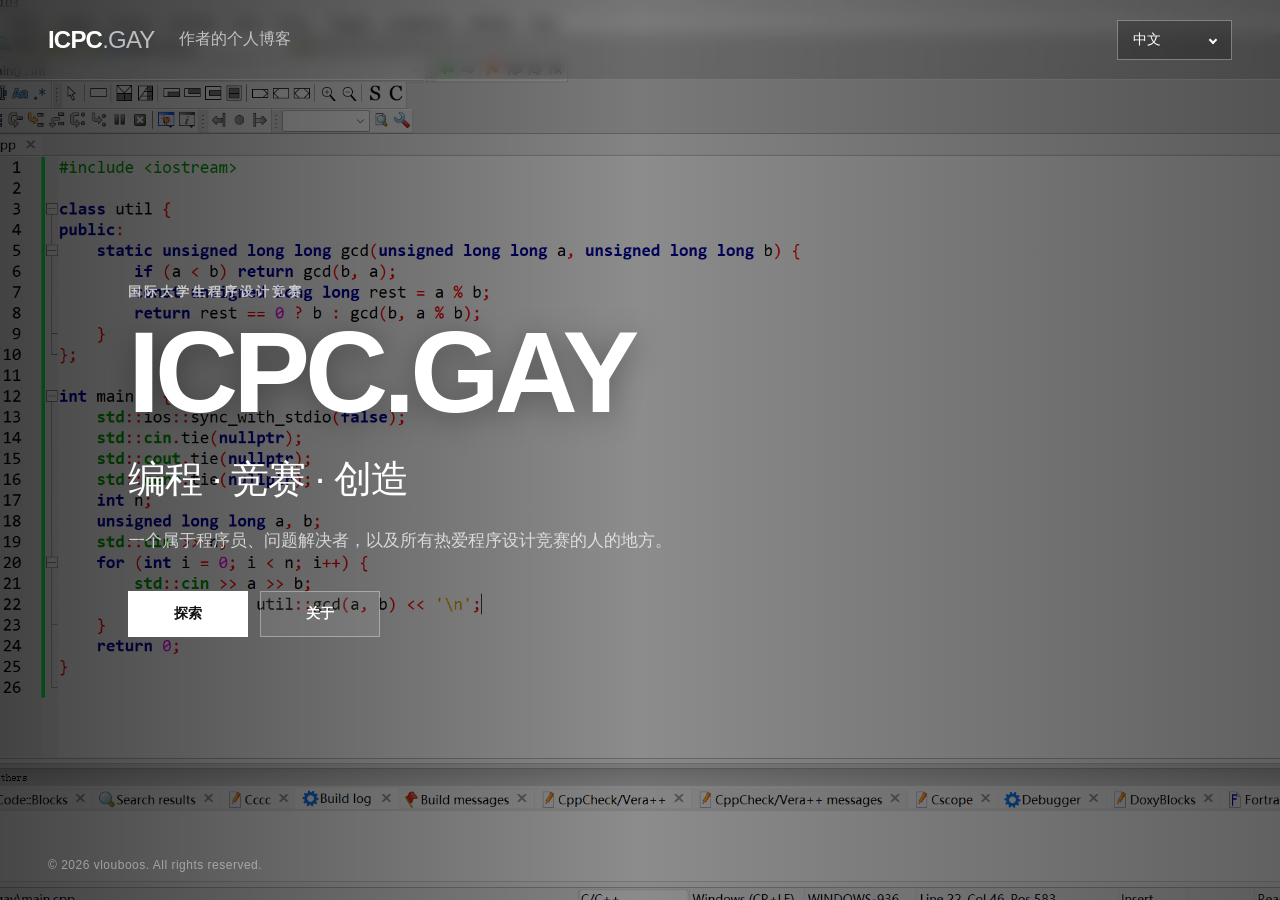
<file: index.html>
<!DOCTYPE html>
<html lang="zh">
<head>
    <meta charset="UTF-8">
    <meta name="viewport" content="width=device-width, initial-scale=1.0">

    <title>ICPC.GAY</title>

    <link rel="icon" type="image/png" href="/favicon.png">
    <link rel="stylesheet" href="style.css">
</head>

<body>
<header class="navbar">
    <div class="nav-left">
        <a href="/" class="logo">
            ICPC<span>.GAY</span>
        </a>
        <a href="https://blog.icpc.gay/" target="_blank" rel="noopener noreferrer" class="nav-link" data-i18n="blog"></a>
    </div>

    <div class="nav-right">
        <button class="language-button" id="languageButton">
            <span id="languageText"></span>
            <span class="arrow"></span>
        </button>

        <div class="language-menu" id="languageMenu">
            <button data-language="zh">中文</button>
            <button data-language="en">English</button>
        </div>
    </div>
</header>

<main class="hero">
    <div class="hero-content">
        <p class="eyebrow" data-i18n="eyebrow"></p>

        <h1 data-i18n="title"></h1>

        <p class="subtitle" data-i18n="subtitle"></p>

        <p class="description" data-i18n="description"></p>

        <div class="buttons">
            <a href="explore.html" class="button primary" data-i18n="explore"></a>
            <a href="about.html" class="button secondary" data-i18n="about"></a>
        </div>
    </div>
</main>

<footer class="footer">
    <span>&copy; 2026 vlouboos. All rights reserved.</span>
</footer>

<script src="script.js"></script>
</body>
</html>
</file>
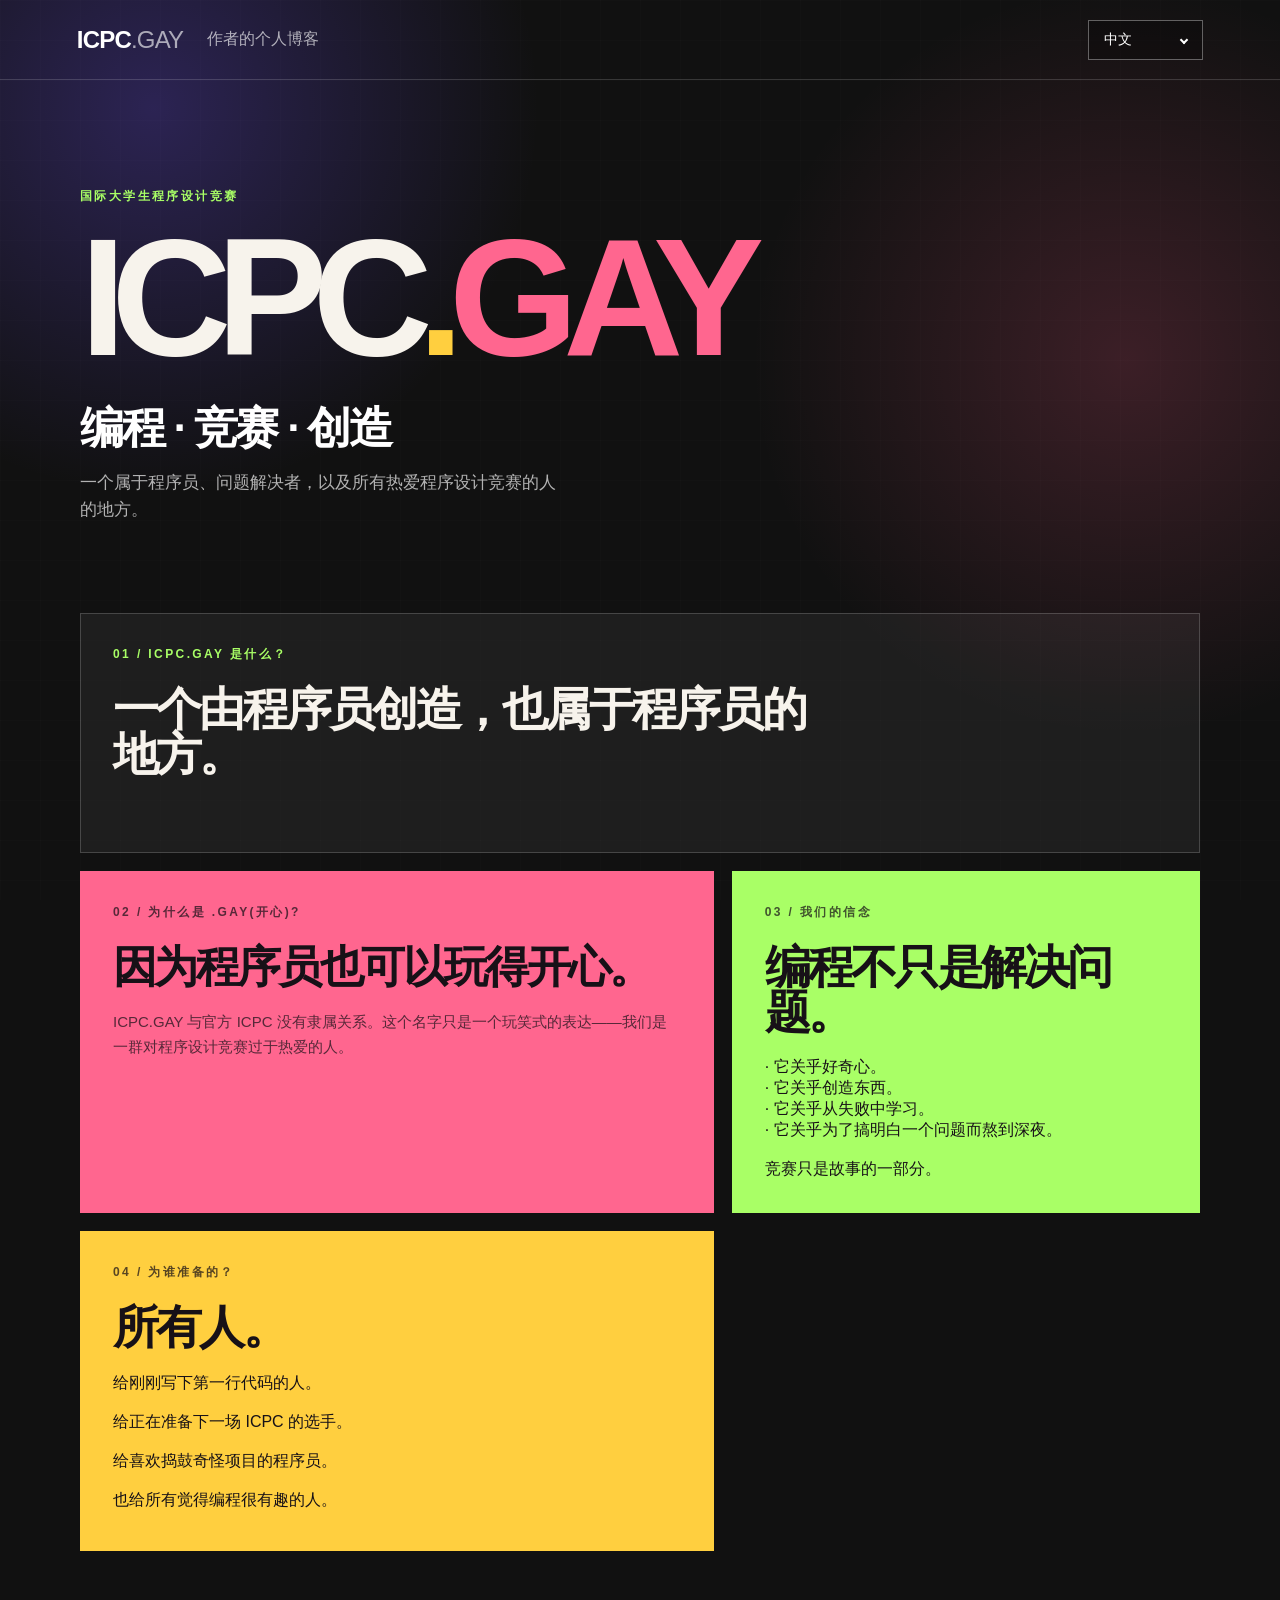
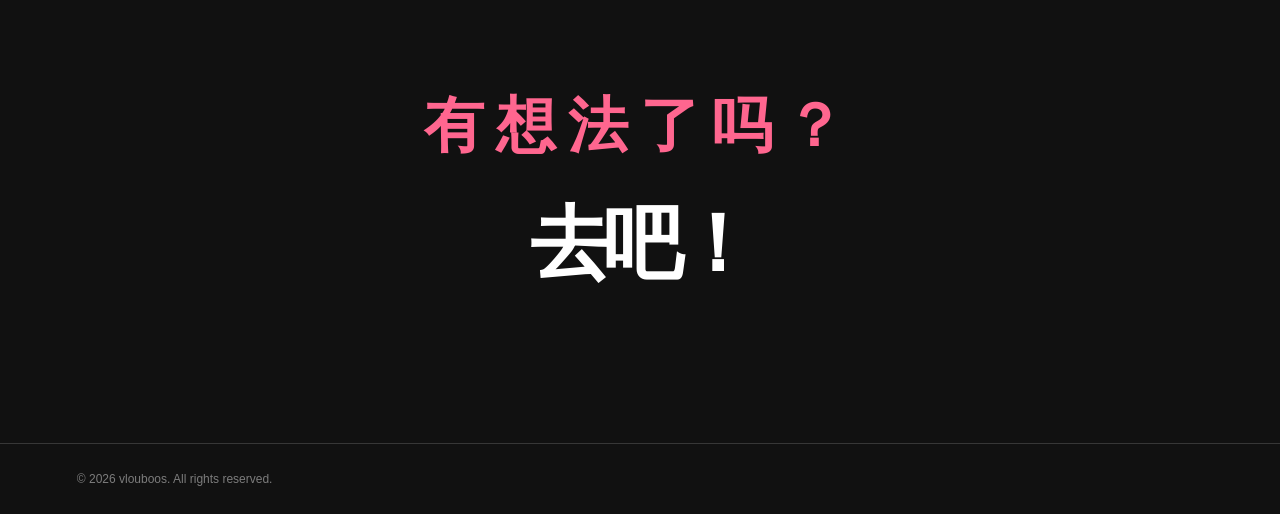
<file: about.html>
<!DOCTYPE html>
<html lang="en">
<head>
    <meta charset="UTF-8">
    <meta name="viewport" content="width=device-width, initial-scale=1.0">
    <meta name="description"
          content="Learn more about ICPC.GAY, an independent community for programmers and problem solvers.">
    <title>About ICPC.GAY</title>
    <link rel="icon" type="image/png" href="/favicon.png">
    <link rel="stylesheet" href="about.css">
</head>
<body>
<header class="about-nav">
    <div class="nav-left">
        <a href="/" class="logo">ICPC<span>.GAY</span></a>
        <a href="https://blog.icpc.gay/" target="_blank" rel="noopener noreferrer" class="nav-link" data-i18n="blog"></a>
    </div>
    <div class="nav-right">
        <button class="language-button" id="languageButton">
            <span id="languageText"></span>
            <span class="arrow"></span>
        </button>

        <div class="language-menu" id="languageMenu">
            <button data-language="zh">中文</button>
            <button data-language="en">English</button>
        </div>
    </div>
</header>

<main>
    <section class="about-hero" aria-labelledby="about-title">
        <p class="eyebrow" data-i18n="eyebrow"></p>
        <h1 id="about-title">ICPC<span>.</span><em>GAY</em></h1>
        <p class="hero-subtitle" data-i18n="subtitle"></p>
        <p class="hero-description" data-i18n="description"></p>
    </section>

    <section class="manifesto" aria-label="About ICPC.GAY">
        <article class="story-card story-card-wide">
            <p class="card-kicker">01 / <span data-i18n="what_gay"></span></p>
            <h2 data-i18n="what_gay_desc"></h2>
        </article>

        <article class="story-card accent-card">
            <p class="card-kicker">02 / <span data-i18n="why_gay"></span></p>
            <h2 data-i18n="fun"></h2>
            <p data-i18n="fun_claim"></p>
        </article>

        <article class="story-card belief-card">
            <p class="card-kicker">03 / <span data-i18n="what_we_believe"></span></p>
            <h2 data-i18n="believe"></h2>
            <div data-i18n="believe_claim"></div>
        </article>

        <article class="story-card for-card">
            <p class="card-kicker">04 / <span data-i18n="who_is_it_for"></span></p>
            <h2 data-i18n="who_for"></h2>
            <div data-i18n="who_for_claim"></div>
        </article>
    </section>

    <section class="build-cta">
        <p class="eyebrow" data-i18n="have_something"></p>
        <a href="explore.html" data-i18n="go_build" style="font-size: 80px;"></a>
    </section>
</main>

<footer class="footer"><span>&copy; 2026 vlouboos. All rights reserved.</span></footer>

<script src="script.js"></script>
</body>
</html>
</file>
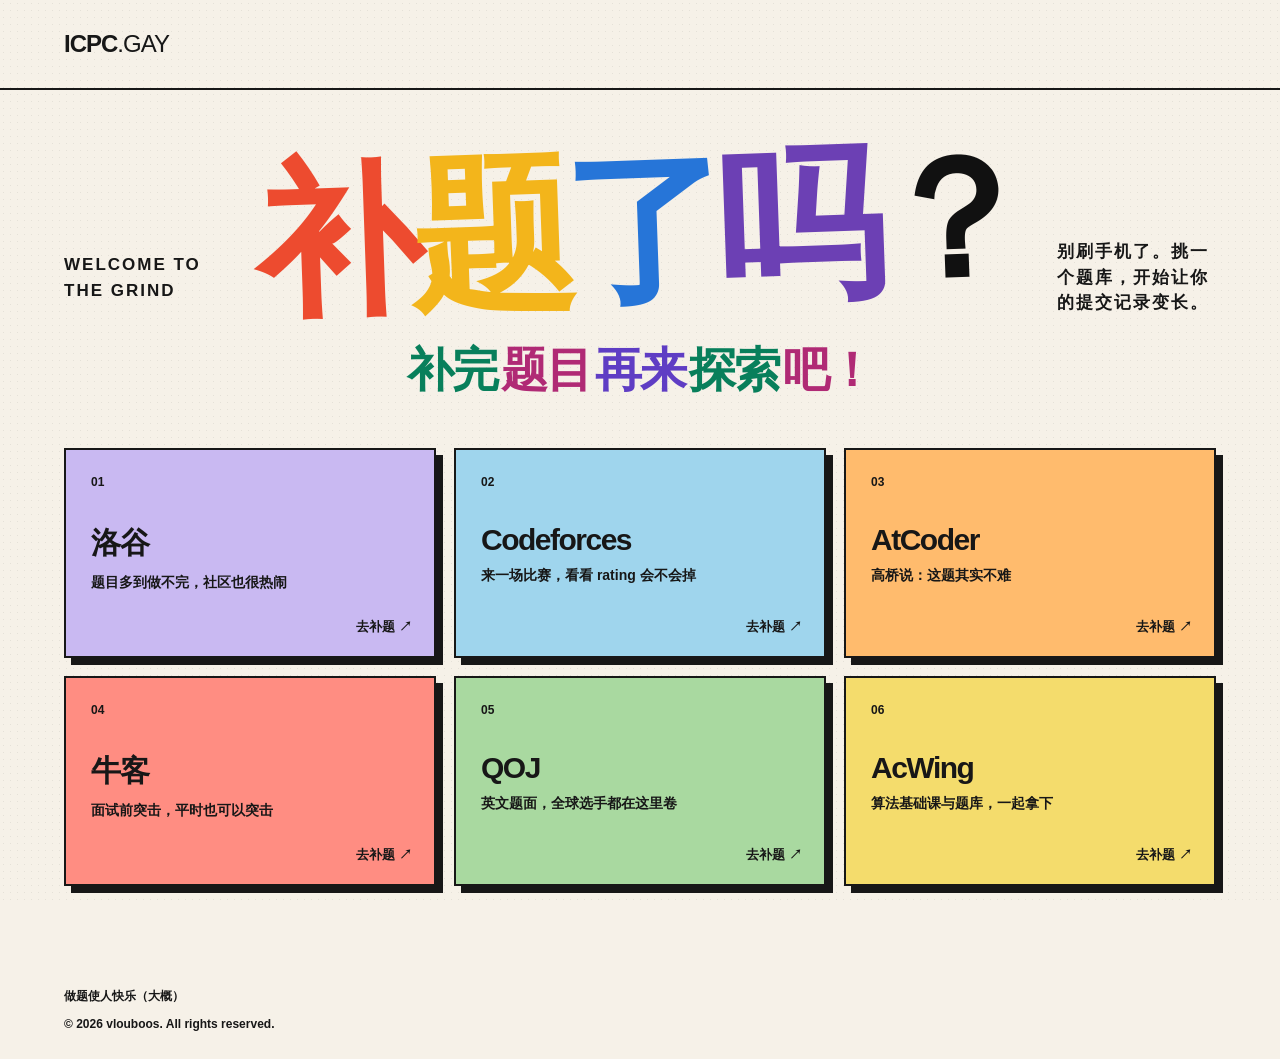
<file: explore.html>
<!DOCTYPE html>
<html lang="zh">
<head>
    <meta charset="UTF-8">
    <meta name="viewport" content="width=device-width, initial-scale=1.0">
    <meta name="description" content="常用的在线算法题库与竞赛平台。">
    <title>探索（题库） · ICPC.GAY</title>
    <link rel="icon" type="image/png" href="/favicon.png">
    <link rel="stylesheet" href="explore.css">
</head>
<body>
    <header class="explore-nav">
        <div class="nav-left">
            <a href="/" class="logo">ICPC<span>.GAY</span></a>
            <a href="https://blog.icpc.gay/" target="_blank" rel="noopener noreferrer" class="nav-link" data-i18n="blog"></a>
        </div>
    </header>

    <main class="explore-main">
        <section class="intro" aria-labelledby="explore-title">
            <p class="eyebrow">WELCOME TO THE GRIND</p>
            <div class="intro-copy">
                <h1 id="explore-title"><span>补</span><span>题</span><span>了</span><span>吗</span><b>？</b></h1>
                <p class="subtitle"><span>补完</span><span>题目</span><span>再来</span><span>探索</span><span>吧！</span></p>
            </div>
            <p class="eyebrow">别刷手机了。挑一个题库，开始让你的提交记录变长。</p>
        </section>

        <section class="site-grid" aria-label="做题网站列表">
            <a class="site-card card-purple" href="https://www.luogu.com.cn/" target="_blank" rel="noopener noreferrer">
                <span class="site-index">01</span><strong>洛谷</strong><small>题目多到做不完，社区也很热闹</small><span class="visit">去补题 ↗</span>
            </a>
            <a class="site-card card-blue" href="https://codeforces.com/" target="_blank" rel="noopener noreferrer">
                <span class="site-index">02</span><strong>Codeforces</strong><small>来一场比赛，看看 rating 会不会掉</small><span class="visit">去补题 ↗</span>
            </a>
            <a class="site-card card-orange" href="https://atcoder.jp/" target="_blank" rel="noopener noreferrer">
                <span class="site-index">03</span><strong>AtCoder</strong><small>高桥说：这题其实不难</small><span class="visit">去补题 ↗</span>
            </a>
            <a class="site-card card-red" href="https://www.nowcoder.com/" target="_blank" rel="noopener noreferrer">
                <span class="site-index">04</span><strong>牛客</strong><small>面试前突击，平时也可以突击</small><span class="visit">去补题 ↗</span>
            </a>
            <a class="site-card card-green" href="https://qoj.ac/" target="_blank" rel="noopener noreferrer">
                <span class="site-index">05</span><strong>QOJ</strong><small>英文题面，全球选手都在这里卷</small><span class="visit">去补题 ↗</span>
            </a>
            <a class="site-card card-yellow" href="https://www.acwing.com/" target="_blank" rel="noopener noreferrer">
                <span class="site-index">06</span><strong>AcWing</strong><small>算法基础课与题库，一起拿下</small><span class="visit">去补题 ↗</span>
            </a>
        </section>
    </main>

    <footer class="footer">
        <p>做题使人快乐（大概）</p>
        <span>&copy; 2026 vlouboos. All rights reserved.</span>
    </footer>
</body>
</html>
</file>
<file: style.css>
/* =========================================================
   Base
   ========================================================= */

* {
    box-sizing: border-box;
}

html,
body {
    width: 100%;
    height: 100%;
    margin: 0;
}

body {
    font-family: -apple-system,
    BlinkMacSystemFont,
    "Segoe UI",
    Roboto,
    Helvetica,
    Arial,
    sans-serif;

    color: #ffffff;
    background: #111111;

    overflow: hidden;
}


/* =========================================================
   Background
   ========================================================= */

body::before {
    content: "";

    position: fixed;
    inset: 0;

    z-index: -3;

    background-image: url("assets/background.png");
    background-position: center;
    background-size: cover;
    background-repeat: no-repeat;

    transform: scale(1.02);
}


/* Dark overlay */

body::after {
    content: "";

    position: fixed;
    inset: 0;

    z-index: -2;

    background: linear-gradient(
            90deg,
            rgba(0, 0, 0, 0.72) 0%,
            rgba(0, 0, 0, 0.45) 50%,
            rgba(0, 0, 0, 0.62) 100%
    );
}


/* =========================================================
   Navigation
   ========================================================= */

.navbar {
    position: fixed;

    top: 0;
    left: 0;
    right: 0;

    height: 80px;

    padding: 0 48px;

    display: flex;
    align-items: center;
    justify-content: space-between;

    z-index: 10;

    border-bottom: 1px solid rgba(255, 255, 255, 0.12);

    background: rgba(0, 0, 0, 0.12);

    backdrop-filter: blur(8px);
    -webkit-backdrop-filter: blur(8px);
}


/* Logo */

.logo {
    color: white;

    text-decoration: none;

    font-size: 24px;
    font-weight: 800;

    letter-spacing: -0.8px;

    transition: opacity 0.2s ease;
}

.logo span {
    font-weight: 400;
    opacity: 0.65;
}

.logo:hover {
    opacity: 0.75;
}


/* Nav left */

.nav-left {
    display: flex;
    align-items: center;
    gap: 24px;
}

.nav-link {
    color: rgba(255, 255, 255, 0.65);

    text-decoration: none;

    font-size: 16px;
    font-weight: 500;

    transition: color 0.2s ease;
}

.nav-link:hover {
    color: white;
}


/* =========================================================
   Language selector
   ========================================================= */

.nav-right {
    position: relative;
}

.language-button {
    border: 1px solid rgba(255, 255, 255, 0.35);

    background: rgba(0, 0, 0, 0.25);

    color: white;

    padding: 10px 15px;

    min-width: 115px;

    font-size: 14px;

    cursor: pointer;

    display: flex;
    align-items: center;
    justify-content: space-between;
    gap: 12px;

    transition: background 0.2s ease,
    border-color 0.2s ease;
}

.language-button:hover {
    background: rgba(255, 255, 255, 0.12);

    border-color: rgba(255, 255, 255, 0.65);
}

.arrow {
    width: 6px;
    height: 6px;

    border-right: 2px solid currentColor;
    border-bottom: 2px solid currentColor;

    transform: rotate(45deg);
    transform-origin: center;

    transition: transform 0.2s ease;
}

.language-button.open .arrow {
    transform: rotate(225deg);
}


/* Dropdown */

.language-menu {
    position: absolute;

    top: calc(100% + 8px);
    right: 0;

    width: 115px;

    padding: 5px;

    background: rgba(25, 25, 25, 0.95);

    border: 1px solid rgba(255, 255, 255, 0.2);

    box-shadow: 0 12px 30px rgba(0, 0, 0, 0.35);

    opacity: 0;
    visibility: hidden;

    transform: translateY(-5px);

    transition: opacity 0.2s ease,
    transform 0.2s ease,
    visibility 0.2s ease;
}

.language-menu.open {
    opacity: 1;
    visibility: visible;

    transform: translateY(0);
}

.language-menu button {
    width: 100%;

    border: 0;

    background: transparent;

    color: white;

    padding: 10px;

    text-align: left;

    font-size: 14px;

    cursor: pointer;
}

.language-menu button:hover {
    background: rgba(255, 255, 255, 0.12);
}


/* =========================================================
   Hero
   ========================================================= */

.hero {
    width: 100%;
    height: 100vh;

    display: flex;
    align-items: center;

    padding: 80px 10% 60px;
}


/* Content */

.hero-content {
    max-width: 760px;
}


/* Small heading */

.eyebrow {
    margin: 0 0 20px;

    font-size: 13px;
    font-weight: 600;

    letter-spacing: 3px;

    color: rgba(255, 255, 255, 0.68);
}


/* Main title */

h1 {
    margin: 0;

    font-size: clamp(64px, 9vw, 140px);

    line-height: 0.9;

    font-weight: 800;

    letter-spacing: -5px;

    text-shadow: 0 5px 30px rgba(0, 0, 0, 0.35);
}


/* Subtitle */

.subtitle {
    margin: 30px 0 0;

    font-size: clamp(26px, 3vw, 42px);

    font-weight: 300;

    letter-spacing: -1px;
}


/* Description */

.description {
    max-width: 600px;

    margin: 22px 0 0;

    font-size: 17px;

    line-height: 1.7;

    color: rgba(255, 255, 255, 0.72);
}


/* =========================================================
   Buttons
   ========================================================= */

.buttons {
    display: flex;

    gap: 12px;

    margin-top: 35px;
}

.button {
    display: inline-flex;

    align-items: center;
    justify-content: center;

    min-width: 120px;

    padding: 13px 24px;

    text-decoration: none;

    font-size: 14px;
    font-weight: 600;

    transition: background 0.2s ease,
    border-color 0.2s ease,
    transform 0.2s ease;
}

.button:hover {
    transform: translateY(-2px);
}


/* Primary */

.button.primary {
    color: #111111;

    background: white;

    border: 1px solid white;
}

.button.primary:hover {
    background: rgba(255, 255, 255, 0.82);
}


/* Secondary */

.button.secondary {
    color: white;

    background: rgba(255, 255, 255, 0.08);

    border: 1px solid rgba(255, 255, 255, 0.35);
}

.button.secondary:hover {
    background: rgba(255, 255, 255, 0.16);

    border-color: rgba(255, 255, 255, 0.6);
}


/* =========================================================
   Footer
   ========================================================= */

.footer {
    position: fixed;

    left: 48px;
    bottom: 28px;

    color: rgba(255, 255, 255, 0.45);

    font-size: 12px;

    letter-spacing: 0.5px;
}


/* =========================================================
   Mobile
   ========================================================= */

@media (max-width: 700px) {

    .navbar {
        height: 68px;

        padding: 0 22px;
    }

    .logo {
        font-size: 20px;
    }

    .hero {
        padding: 90px 24px 60px;
    }

    .hero-content {
        max-width: 100%;
    }

    .eyebrow {
        font-size: 10px;

        letter-spacing: 2px;

        line-height: 1.6;
    }

    h1 {
        font-size: clamp(52px, 17vw, 90px);

        letter-spacing: -3px;
    }

    .subtitle {
        font-size: 26px;
    }

    .description {
        font-size: 15px;

        line-height: 1.6;
    }

    .buttons {
        flex-wrap: wrap;
    }

    .button {
        min-width: 105px;
    }

    .footer {
        left: 22px;
        bottom: 20px;
    }
}
</file>
<file: about.css>
* {
    box-sizing: border-box;
}

html {
    scroll-behavior: smooth;
}

body {
    margin: 0;
    color: #f7f3ec;
    background: #111;
    font-family: Arial, Helvetica, sans-serif;
    overflow-x: hidden;
}

body::before {
    content: "";
    position: fixed;
    inset: 0;
    z-index: -2;
    background: radial-gradient(circle at 12% 12%, rgba(113, 83, 255, .28), transparent 28%), radial-gradient(circle at 88% 40%, rgba(255, 93, 137, .18), transparent 30%), #111;
}

body::after {
    content: "";
    position: fixed;
    inset: 0;
    z-index: -1;
    opacity: .08;
    pointer-events: none;
    background-image: linear-gradient(rgba(255, 255, 255, .18) 1px, transparent 1px), linear-gradient(90deg, rgba(255, 255, 255, .18) 1px, transparent 1px);
    background-size: 40px 40px;
}

.about-nav {
    height: 80px;
    padding: 0 6vw;
    display: flex;
    justify-content: space-between;
    align-items: center;
    border-bottom: 1px solid rgba(255, 255, 255, .16);
}

.logo {
    color: #fff;
    text-decoration: none;
    font-size: 24px;
    font-weight: 800;
    letter-spacing: -.8px;
}

.logo span {
    font-weight: 400;
    opacity: .62;
}

.nav-left {
    display: flex;
    align-items: center;
    gap: 24px;
}

.nav-link {
    color: rgba(255, 255, 255, 0.65);
    text-decoration: none;
    font-size: 16px;
    font-weight: 500;
    transition: color 0.2s ease;
}

.nav-link:hover {
    color: white;
}

main {
    width: min(1120px, 88vw);
    margin: auto;
}

.about-hero {
    padding: 12vh 0 10vh;
    max-width: 840px;
}

[data-i18n] {
    white-space: pre-line;
}

.eyebrow, .card-kicker {
    margin: 0 0 24px;
    color: #a9ff66;
    font-size: 12px;
    font-weight: 800;
    letter-spacing: .2em;
}

.about-hero h1 {
    margin: 0;
    font-size: clamp(72px, 13vw, 180px);
    line-height: .82;
    letter-spacing: -.09em;
}

.about-hero h1 span {
    color: #ffcf3f;
}

.about-hero h1 em {
    color: #ff668f;
    font-style: normal;
}

.hero-subtitle {
    margin: 34px 0 12px;
    color: #fff;
    font-size: clamp(24px, 3.6vw, 44px);
    font-weight: 800;
    letter-spacing: -.05em;
}

.hero-description {
    max-width: 480px;
    margin: 0;
    color: rgba(255, 255, 255, .68);
    font-size: 17px;
    line-height: 1.55;
}

.manifesto {
    display: grid;
    grid-template-columns: 1.15fr .85fr;
    gap: 18px;
}

.story-card {
    min-height: 320px;
    padding: 32px;
    border: 1px solid rgba(255, 255, 255, .18);
    background: rgba(255, 255, 255, .055);
}

.story-card-wide {
    grid-column: 1 / -1;
    min-height: 240px;
}

.story-card h2 {
    max-width: 720px;
    margin: 0 0 22px;
    font-size: clamp(26px, 3.6vw, 50px);
    line-height: .98;
    letter-spacing: -.06em;
}

.story-card p:not(.card-kicker) {
    max-width: 560px;
    color: rgba(255, 255, 255, .68);
    font-size: 15px;
    line-height: 1.65;
}

.accent-card {
    background: #ff668f;
    color: #171117;
    border-color: #ff668f;
}

.accent-card .card-kicker, .accent-card p:not(.card-kicker) {
    color: rgba(23, 17, 23, .72);
}

.accent-card h2 {
    font-size: clamp(28px, 3.6vw, 44px);
}

.belief-card {
    background: #a9ff66;
    color: #171117;
    border-color: #a9ff66;
}

.belief-card .card-kicker {
    color: rgba(23, 17, 23, .72);
}

.for-card {
    background: #ffcf3f;
    color: #171117;
    border-color: #ffcf3f;
}

.for-card .card-kicker {
    color: rgba(23, 17, 23, .72);
}

.build-cta {
    padding: 15vh 0 16vh;
    text-align: center;
}

.build-cta .eyebrow {
    color: #ff668f;
    font-size: 60px;
}

.build-cta a {
    color: #fff;
    font-size: clamp(44px, 8vw, 110px);
    font-weight: 800;
    letter-spacing: -.08em;
    text-decoration: none;
}

.build-cta a:hover {
    color: #a9ff66;
}

.footer {
    padding: 28px 6vw;
    color: rgba(255, 255, 255, .45);
    border-top: 1px solid rgba(255, 255, 255, .16);
    font-size: 12px;
}

@media (max-width: 700px) {
    .about-nav {
        height: 68px;
        padding: 0 6vw;
    }

    .manifesto {
        grid-template-columns: 1fr;
    }

    .story-card-wide {
        grid-column: auto;
    }

    .story-card {
        min-height: auto;
        padding: 24px;
    }

    .about-hero {
        padding-top: 15vh;
    }

    .hero-description {
        font-size: 15px;
    }

    .build-cta {
        padding: 12vh 0;
    }
}

.nav-right {
    position: relative;
}

.language-button {
    border: 1px solid rgba(255, 255, 255, 0.35);

    background: rgba(0, 0, 0, 0.25);

    color: white;

    padding: 10px 15px;

    min-width: 115px;

    font-size: 14px;

    cursor: pointer;

    display: flex;
    align-items: center;
    justify-content: space-between;
    gap: 12px;

    transition:
            background 0.2s ease,
            border-color 0.2s ease;
}

.language-button:hover {
    background: rgba(255, 255, 255, 0.12);

    border-color: rgba(255, 255, 255, 0.65);
}

.arrow {
    width: 6px;
    height: 6px;

    border-right: 2px solid currentColor;
    border-bottom: 2px solid currentColor;

    transform: rotate(45deg);
    transform-origin: center;

    transition: transform 0.2s ease;
}

.language-button.open .arrow {
    transform: rotate(225deg);
}


/* Dropdown */

.language-menu {
    position: absolute;

    top: calc(100% + 8px);
    right: 0;

    width: 115px;

    padding: 5px;

    background: rgba(25, 25, 25, 0.95);

    border: 1px solid rgba(255, 255, 255, 0.2);

    box-shadow:
            0 12px 30px rgba(0, 0, 0, 0.35);

    opacity: 0;
    visibility: hidden;

    transform: translateY(-5px);

    transition:
            opacity 0.2s ease,
            transform 0.2s ease,
            visibility 0.2s ease;
}

.language-menu.open {
    opacity: 1;
    visibility: visible;

    transform: translateY(0);
}

.language-menu button {
    width: 100%;

    border: 0;

    background: transparent;

    color: white;

    padding: 10px;

    text-align: left;

    font-size: 14px;

    cursor: pointer;
}

.language-menu button:hover {
    background: rgba(255, 255, 255, 0.12);
}
</file>
<file: explore.css>
* {
    box-sizing: border-box;
}

:root {
    --ink: #171717;
    --paper: #f6f1e8;
    --line: rgba(23, 23, 23, .16);
}

html, body {
    min-height: 100%;
    margin: 0;
}

body {
    min-height: 100vh;
    display: flex;
    flex-direction: column;
    color: var(--ink);
    background: var(--paper);
    font-family: Arial, Helvetica, sans-serif;
    overflow-x: hidden;
}

body::before {
    content: "";
    position: fixed;
    inset: 0;
    pointer-events: none;
    opacity: .4;
    background-image: radial-gradient(rgba(23, 23, 23, .18) .7px, transparent .7px);
    background-size: 7px 7px;
    mix-blend-mode: multiply;
}

.explore-nav {
    position: relative;
    z-index: 1;
    display: flex;
    align-items: center;
    justify-content: space-between;
    padding: 30px 5vw;
    border-bottom: 2px solid var(--ink);
}

.logo {
    color: var(--ink);
    text-decoration: none;
    font-size: 24px;
    font-weight: 900;
    letter-spacing: -1px;
}

.logo span {
    font-weight: 400;
}

.nav-left {
    display: flex;
    align-items: center;
    gap: 24px;
}

.nav-link {
    color: rgba(0, 0, 0, 0.55);
    text-decoration: none;
    font-size: 16px;
    font-weight: 500;
    transition: color 0.2s ease;
}

.nav-link:hover {
    color: var(--ink);
}

.back-link {
    color: var(--ink);
    font-size: 14px;
    font-weight: 700;
    text-decoration: none;
    border-bottom: 2px solid var(--ink);
    padding-bottom: 3px;
}

.back-link:hover {
    color: #ed4b2f;
    border-color: #ed4b2f;
}

.explore-main {
    position: relative;
    z-index: 1;
    width: min(1160px, 90vw);
    margin: 0 auto;
    padding: 76px 0 90px;
    flex: 1;
}

.intro {
    display: grid;
    grid-template-columns: 1fr auto 1fr;
    align-items: center;
    gap: 32px;
    margin-bottom: 55px;
}

.intro-copy {
    text-align: center;
}

.intro > p:last-child {
    justify-self: end;
}

.eyebrow {
    margin: 0 0 20px;
    font-size: 12px;
    font-weight: 900;
    letter-spacing: 2px;
}

h1 {
    margin: 0 0 50px 0;
    font-size: clamp(74px, 13vw, 174px);
    line-height: .78;
    letter-spacing: -12px;
    font-weight: 1000;
    transform: rotate(-2deg);
    white-space: nowrap;
}

h1 span:nth-child(1) {
    color: #ed4b2f;
}

h1 span:nth-child(2) {
    color: #f3b51b;
}

h1 span:nth-child(3) {
    color: #2675d8;
}

h1 span:nth-child(4) {
    color: #6c40b4;
}

h1 b {
    color: #111;
}

.subtitle {
    display: flex;
    justify-content: center;
    gap: 0.08em;
    margin: 25px 0 0;
    font-size: clamp(21px, 3.7vw, 50px);
    line-height: 1;
    letter-spacing: -2px;
    font-weight: 1000;
}

.subtitle span:nth-child(1) {
    color: #087f5b;
}

.subtitle span:nth-child(2) {
    color: #b02a75;
}

.subtitle span:nth-child(3) {
    color: #5f3dc4;
}

.subtitle span:nth-child(4) {
    color: #087f5b;
}

.subtitle span:nth-child(5) {
    color: #b02a75;
}

.intro > p:not(.subtitle) {
    max-width: 270px;
    margin: 0 0 4px;
    font-size: 17px;
    line-height: 1.5;
    font-weight: 700;
}

.site-grid {
    display: grid;
    grid-template-columns: repeat(3, 1fr);
    gap: 18px;
}

.site-card {
    position: relative;
    min-height: 210px;
    padding: 25px;
    color: var(--ink);
    text-decoration: none;
    border: 2px solid var(--ink);
    box-shadow: 7px 7px 0 var(--ink);
    transition: transform .18s ease, box-shadow .18s ease;
}

.site-card:hover {
    transform: translate(4px, 4px) rotate(-1deg);
    box-shadow: 3px 3px 0 var(--ink);
}

.site-index {
    display: block;
    margin-bottom: 34px;
    font-size: 12px;
    font-weight: 900;
}

.site-card strong {
    display: block;
    font-size: 30px;
    letter-spacing: -1.5px;
}

.site-card small {
    display: block;
    max-width: 230px;
    margin-top: 8px;
    font-size: 14px;
    line-height: 1.45;
    font-weight: 600;
}

.visit {
    position: absolute;
    right: 22px;
    bottom: 20px;
    font-size: 13px;
    font-weight: 900;
}

.card-purple {
    background: #c9b9f2;
}

.card-blue {
    background: #9fd5ed;
}

.card-orange {
    background: #ffbb6d;
}

.card-red {
    background: #ff8d82;
}

.card-green {
    background: #a9d9a0;
}

.card-yellow {
    background: #f4dc6c;
}

.footer {
    position: relative;
    z-index: 1;
    padding: 0 5vw 28px;
    font-size: 12px;
    font-weight: 700;
}

@media (max-width: 760px) {
    .explore-nav {
        padding: 22px;
    }

    .explore-main {
        width: calc(100% - 44px);
        padding: 55px 0 65px;
    }

    .intro {
        display: block;
        margin-bottom: 40px;
    }

    h1 {
        margin: 45px 0 28px;
        font-size: clamp(67px, 20vw, 125px);
        letter-spacing: -7px;
    }

    .intro > p {
        max-width: 300px;
    }

    .site-grid {
        grid-template-columns: 1fr;
        gap: 16px;
    }

    .site-card {
        min-height: 190px;
    }

    .footer {
        padding: 0 22px 22px;
    }
}
</file>
